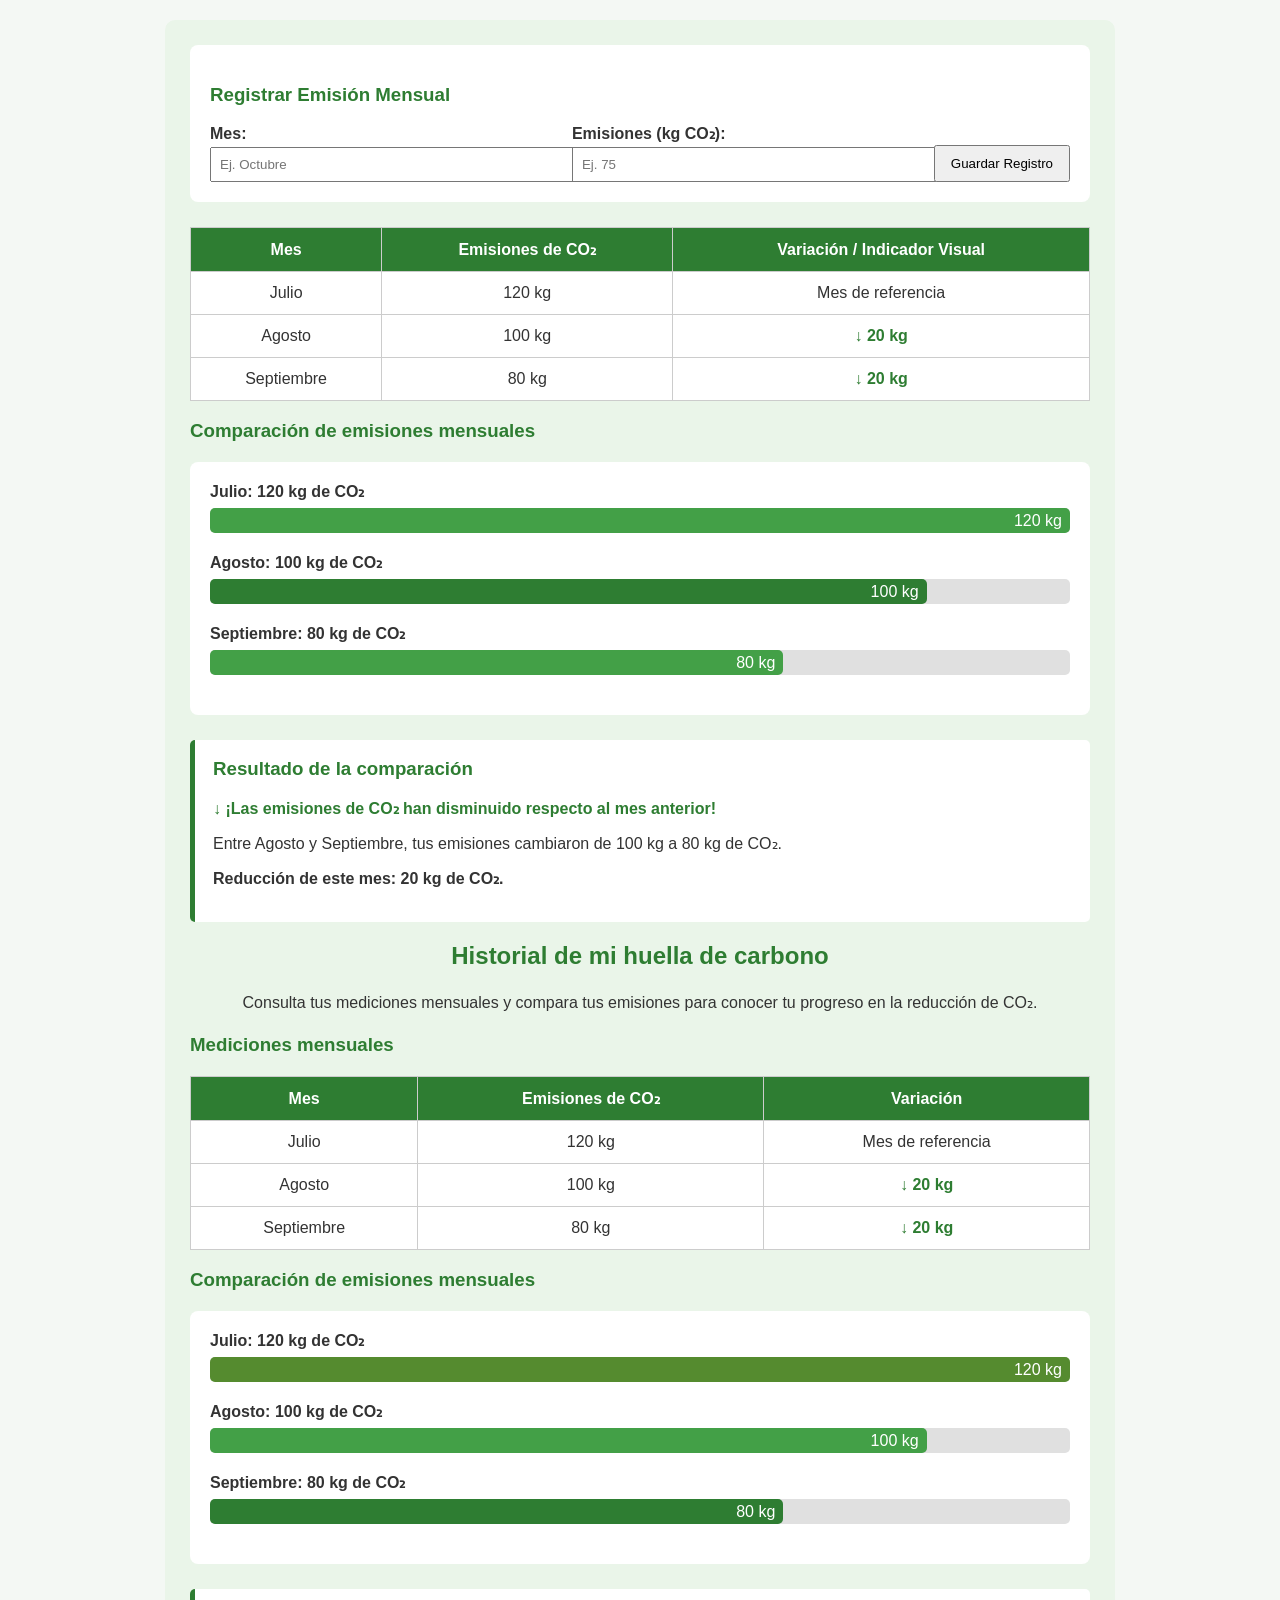
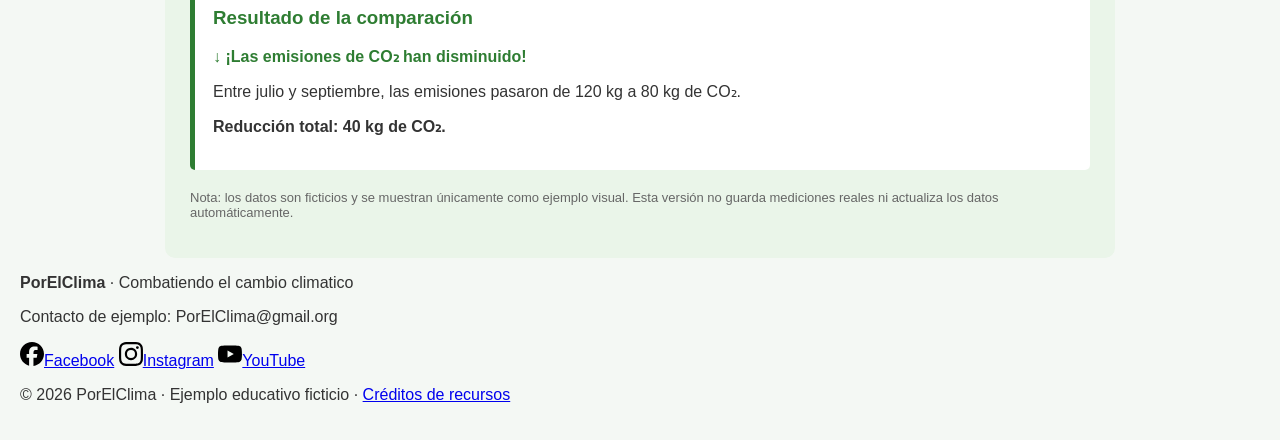
<file: confirmacion.html>
<!DOCTYPE html>
<html lang="es">
<head>
    <meta charset="UTF-8">
    <meta name="viewport" content="width=device-width, initial-scale=1.0">
 
    <title>Historial de huella de carbono</title>
 
    <style>
        /* Diseño general */
        body {
            font-family: Arial, sans-serif;
            margin: 0;
            padding: 20px;
            background-color: #f4f8f4;
            color: #333333;
        }
 
        /* Sección del historial */
        .historial {
            max-width: 900px;
            margin: 0 auto;
            padding: 25px;
            background-color: #eaf5e9;
            border-radius: 10px;
        }
 
        .historial h2 {
            text-align: center;
            color: #2e7d32;
        }
 
        .historial h3 {
            color: #2e7d32;
        }
 
        .descripcion {
            text-align: center;
            line-height: 1.6;
        }
 
        /* Tabla de mediciones */
        table {
            width: 100%;
            border-collapse: collapse;
            margin-top: 20px;
            background-color: white;
        }
 
        th, td {
            border: 1px solid #cccccc;
            padding: 12px;
            text-align: center;
        }
 
        th {
            background-color: #2e7d32;
            color: white;
        }
 
        /* Gráfico de barras */
        .grafico {
            background-color: white;
            padding: 20px;
            border-radius: 8px;
            margin-top: 20px;
        }
 
        .fila-grafico {
            margin-bottom: 20px;
        }
 
        .etiqueta {
            display: block;
            margin-bottom: 7px;
            font-weight: bold;
        }
 
        .barra-fondo {
            width: 100%;
            background-color: #e0e0e0;
            border-radius: 5px;
        }
 
        .barra {
            height: 25px;
            border-radius: 5px;
            text-align: right;
            line-height: 25px;
            color: white;
            padding-right: 8px;
            box-sizing: border-box;
        }
 
        .julio {
            width: 100%;
            background-color: #558b2f;
        }
 
        .agosto {
            width: 83.33%;
            background-color: #43a047;
        }
 
        .septiembre {
            width: 66.67%;
            background-color: #2e7d32;
        }
 
        /* Resultado de la comparación */
        .resultado {
            margin-top: 25px;
            padding: 18px;
            background-color: white;
            border-left: 5px solid #2e7d32;
            border-radius: 5px;
        }
 
        .resultado h3 {
            margin-top: 0;
        }
 
        .disminucion {
            color: #2e7d32;
            font-weight: bold;
        }
 
        .nota {
            margin-top: 20px;
            font-size: 13px;
            color: #666666;
        }
 
        /* Adaptación para celulares */
        @media screen and (max-width: 600px) {
            body {
                padding: 10px;
            }
 
            .historial {
                padding: 15px;
            }
 
            th, td {
                padding: 7px;
                font-size: 12px;
            }
 
            .grafico {
                padding: 12px;
            }
        }
    </style>
</head>
 
<body>
 
    <!-- HU-02: Historial de mediciones -->
 
    <section id="historial" class="historial">
 <div class="formulario-registro" style="background: white; padding: 20px; border-radius: 8px; margin-bottom: 25px;">
  <h3>Registrar Emisión Mensual</h3>
  <form id="form-registro" style="display: flex; gap: 10px; flex-wrap: wrap; align-items: flex-end;">
    <div style="flex: 1; min-width: 140px;">
      <label for="input-mes" style="display: block; font-weight: bold; margin-bottom: 4px;">Mes:</label>
      <input type="text" id="input-mes" placeholder="Ej. Octubre" required style="width: 100%; padding: 8px;">
    </div>
    <div style="flex: 1; min-width: 140px;">
      <label for="input-emision" style="display: block; font-weight: bold; margin-bottom: 4px;">Emisiones (kg CO₂):</label>
      <input type="number" id="input-emision" placeholder="Ej. 75" min="0" required style="width: 100%; padding: 8px;">
    </div>
    <button type="submit" class="boton" style="padding: 9px 15px;">Guardar Registro</button>
  </form>
</div>

<!-- REEMPLAZAR la <table> actual por esta estructura con <tbody> dinámico -->
<table>
  <thead>
    <tr>
      <th>Mes</th>
      <th>Emisiones de CO₂</th>
      <th>Variación / Indicador Visual</th>
    </tr>
  </thead>
  <tbody id="tabla-cuerpo">
    <!-- El JS insertará los registros dinámicamente aquí -->
  </tbody>
</table>

<!-- REEMPLAZAR el contenedor <div class="grafico"> actual por esto: -->
<h3>Comparación de emisiones mensuales</h3>
<div id="contenedor-grafico" class="grafico">
  <!-- El JS insertará las barras dinámicamente aquí -->
</div>

<!-- REEMPLAZAR el contenedor <div class="resultado"> actual por esto: -->
<div id="contenedor-resultado" class="resultado">
  <!-- El JS insertará el resultado del último mes respecto al anterior -->
</div>
        <h2>Historial de mi huella de carbono</h2>
 
        <p class="descripcion">
            Consulta tus mediciones mensuales y compara tus emisiones
            para conocer tu progreso en la reducción de CO₂.
        </p>
 
        <!-- Tabla mensual -->
 
        <h3>Mediciones mensuales</h3>
 
        <table>
            <tr>
                <th>Mes</th>
                <th>Emisiones de CO₂</th>
                <th>Variación</th>
            </tr>
 
            <tr>
                <td>Julio</td>
                <td>120 kg</td>
                <td>Mes de referencia</td>
            </tr>
 
            <tr>
                <td>Agosto</td>
                <td>100 kg</td>
                <td class="disminucion">↓ 20 kg</td>
            </tr>
 
            <tr>
                <td>Septiembre</td>
                <td>80 kg</td>
                <td class="disminucion">↓ 20 kg</td>
            </tr>
        </table>
 
        <!-- Gráfico de barras -->
 
        <h3>Comparación de emisiones mensuales</h3>
 
        <div class="grafico">
 
            <div class="fila-grafico">
                <span class="etiqueta">Julio: 120 kg de CO₂</span>
 
                <div class="barra-fondo">
                    <div class="barra julio">120 kg</div>
                </div>
            </div>
 
            <div class="fila-grafico">
                <span class="etiqueta">Agosto: 100 kg de CO₂</span>
 
                <div class="barra-fondo">
                    <div class="barra agosto">100 kg</div>
                </div>
            </div>
 
            <div class="fila-grafico">
                <span class="etiqueta">Septiembre: 80 kg de CO₂</span>
 
                <div class="barra-fondo">
                    <div class="barra septiembre">80 kg</div>
                </div>
            </div>
 
        </div>
 
        <!-- Resultado -->
 
        <div class="resultado">
 
            <h3>Resultado de la comparación</h3>
 
            <p class="disminucion">
                ↓ ¡Las emisiones de CO₂ han disminuido!
            </p>
 
            <p>
                Entre julio y septiembre, las emisiones pasaron
                de 120 kg a 80 kg de CO₂.
            </p>
 
            <p>
                <strong>Reducción total: 40 kg de CO₂.</strong>
            </p>
 
        </div>
 
        <p class="nota">
            Nota: los datos son ficticios y se muestran únicamente
            como ejemplo visual. Esta versión no guarda mediciones
            reales ni actualiza los datos automáticamente.
        </p>
 
    </section>
 <script src="js/historial.js" defer></script>
   <footer class="pie">
    <div class="contenedor">
      <p><strong>PorElClima</strong> · Combatiendo el cambio climatico</p>
      <p>Contacto de ejemplo: PorElClima@gmail.org</p>
      <nav class="redes" aria-label="Redes sociales de referencia">
        <!-- Son páginas generales de las redes; reemplazar por cuentas del proyecto. -->
        <a href="https://www.facebook.com/" target="_blank" rel="noopener noreferrer"><img src="iconos/facebook.svg"
            alt="" width="24" height="24">Facebook</a>
        <a href="https://www.instagram.com/" target="_blank" rel="noopener noreferrer"><img src="iconos/instagram.svg"
            alt="" width="24" height="24">Instagram</a>
        <a href="https://www.youtube.com/" target="_blank" rel="noopener noreferrer"><img src="iconos/youtube.svg"
            alt="" width="24" height="24">YouTube</a>
      </nav>
      <p>© 2026 PorElClima · Ejemplo educativo ficticio · <a href="FUENTES.txt">Créditos de recursos</a></p>
    </div>
  </footer>
</body>

</html>
</file>
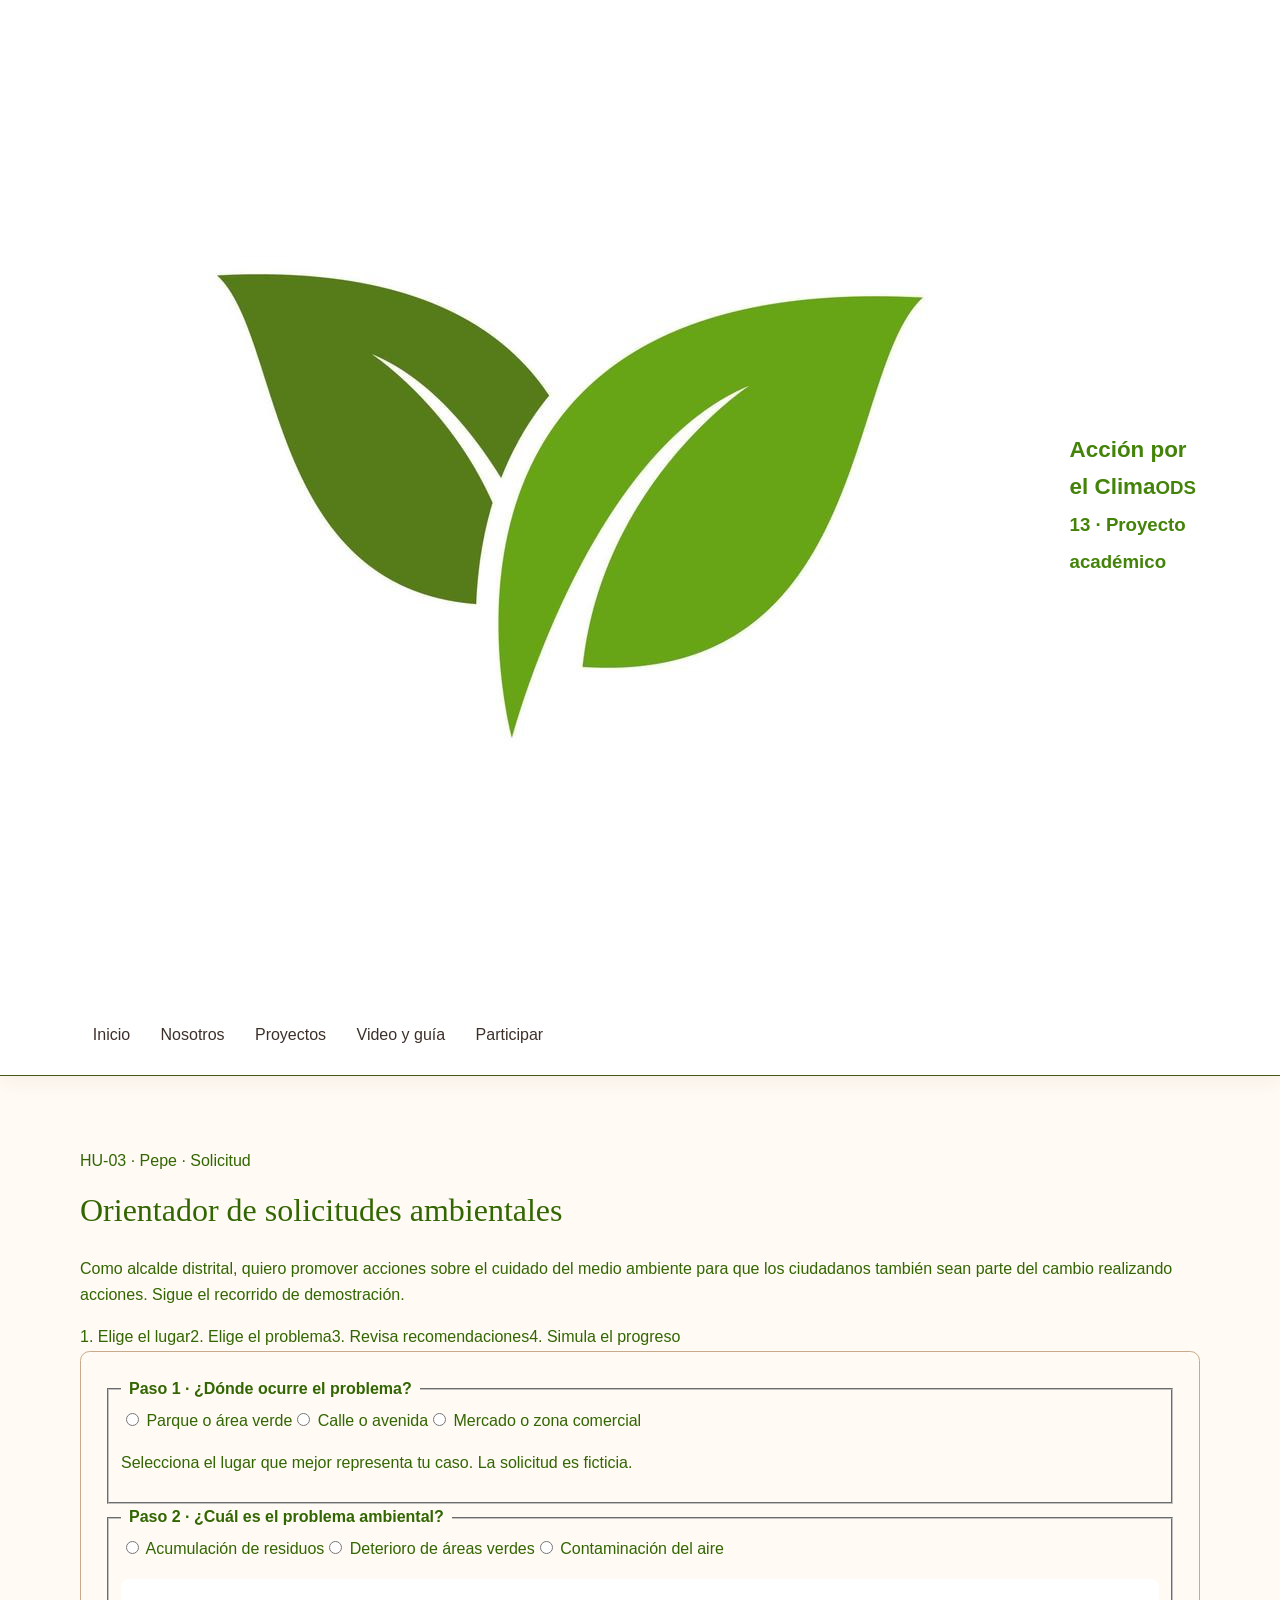
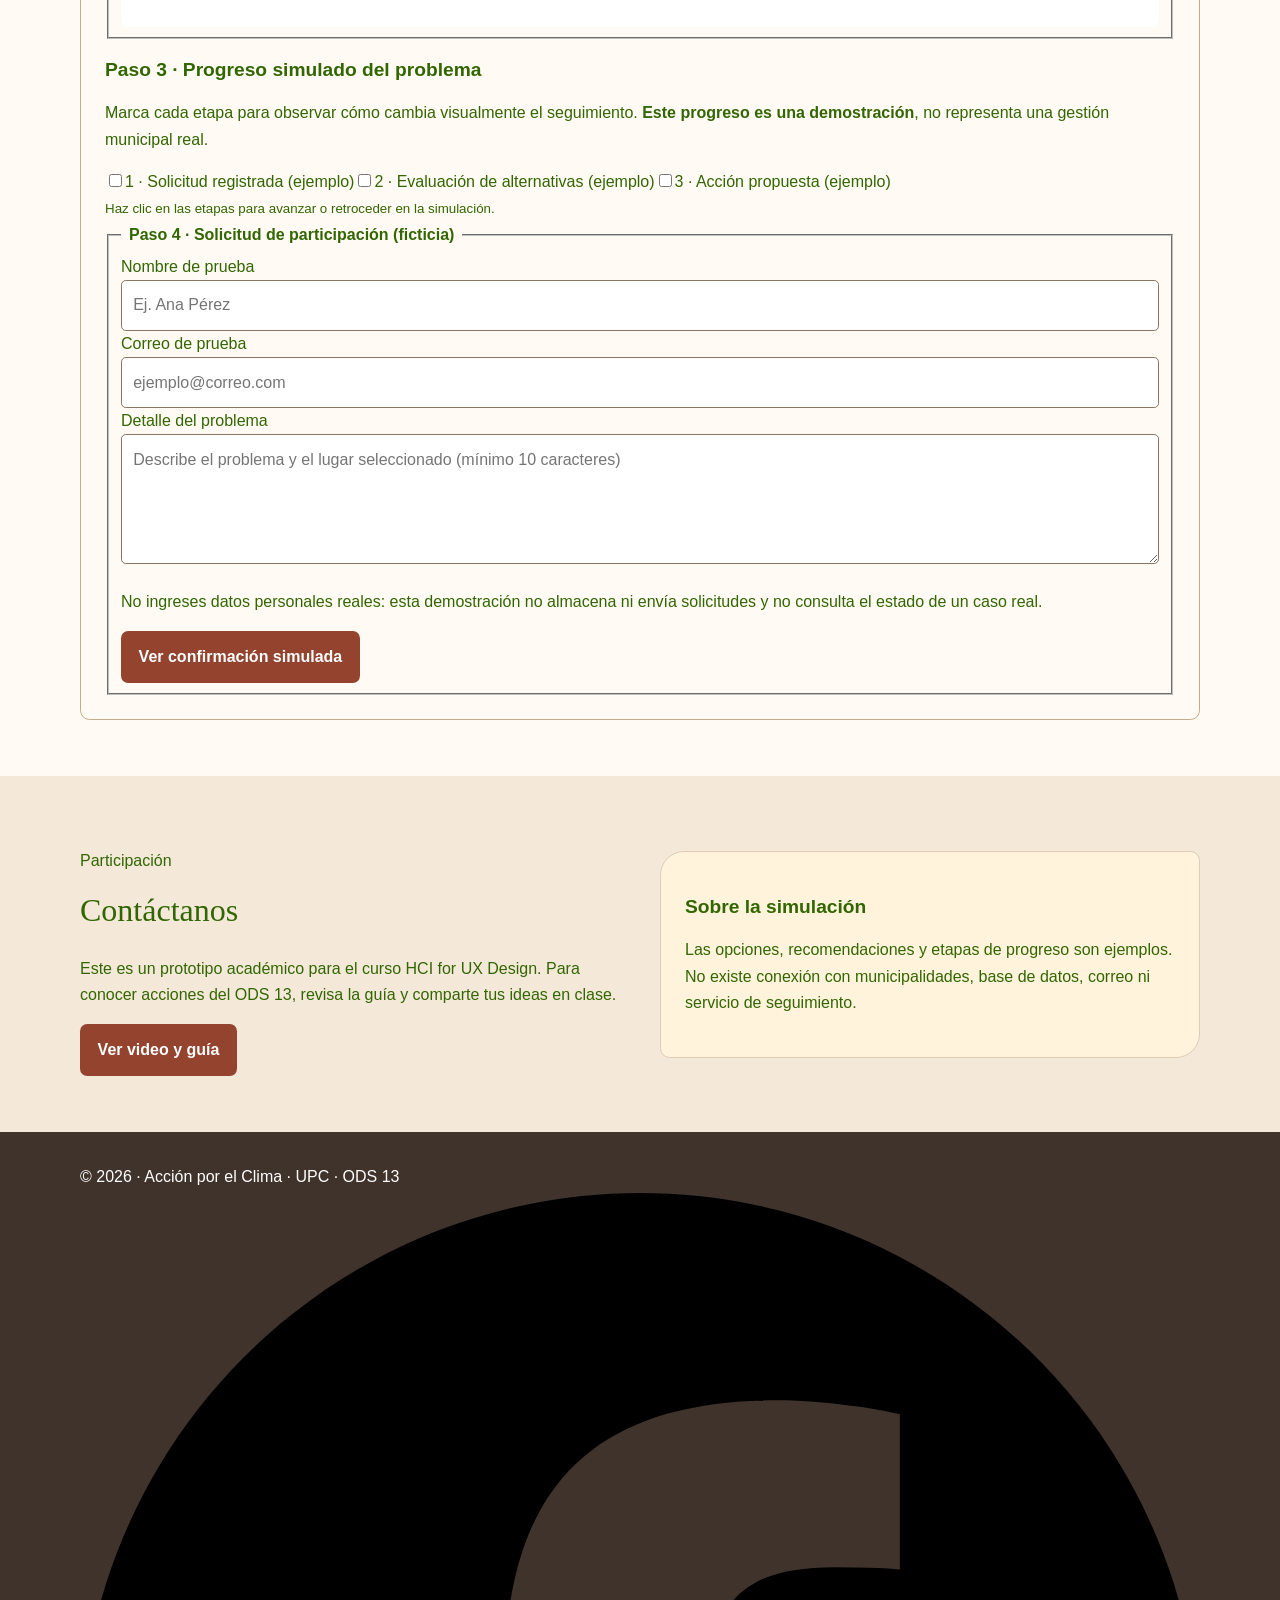
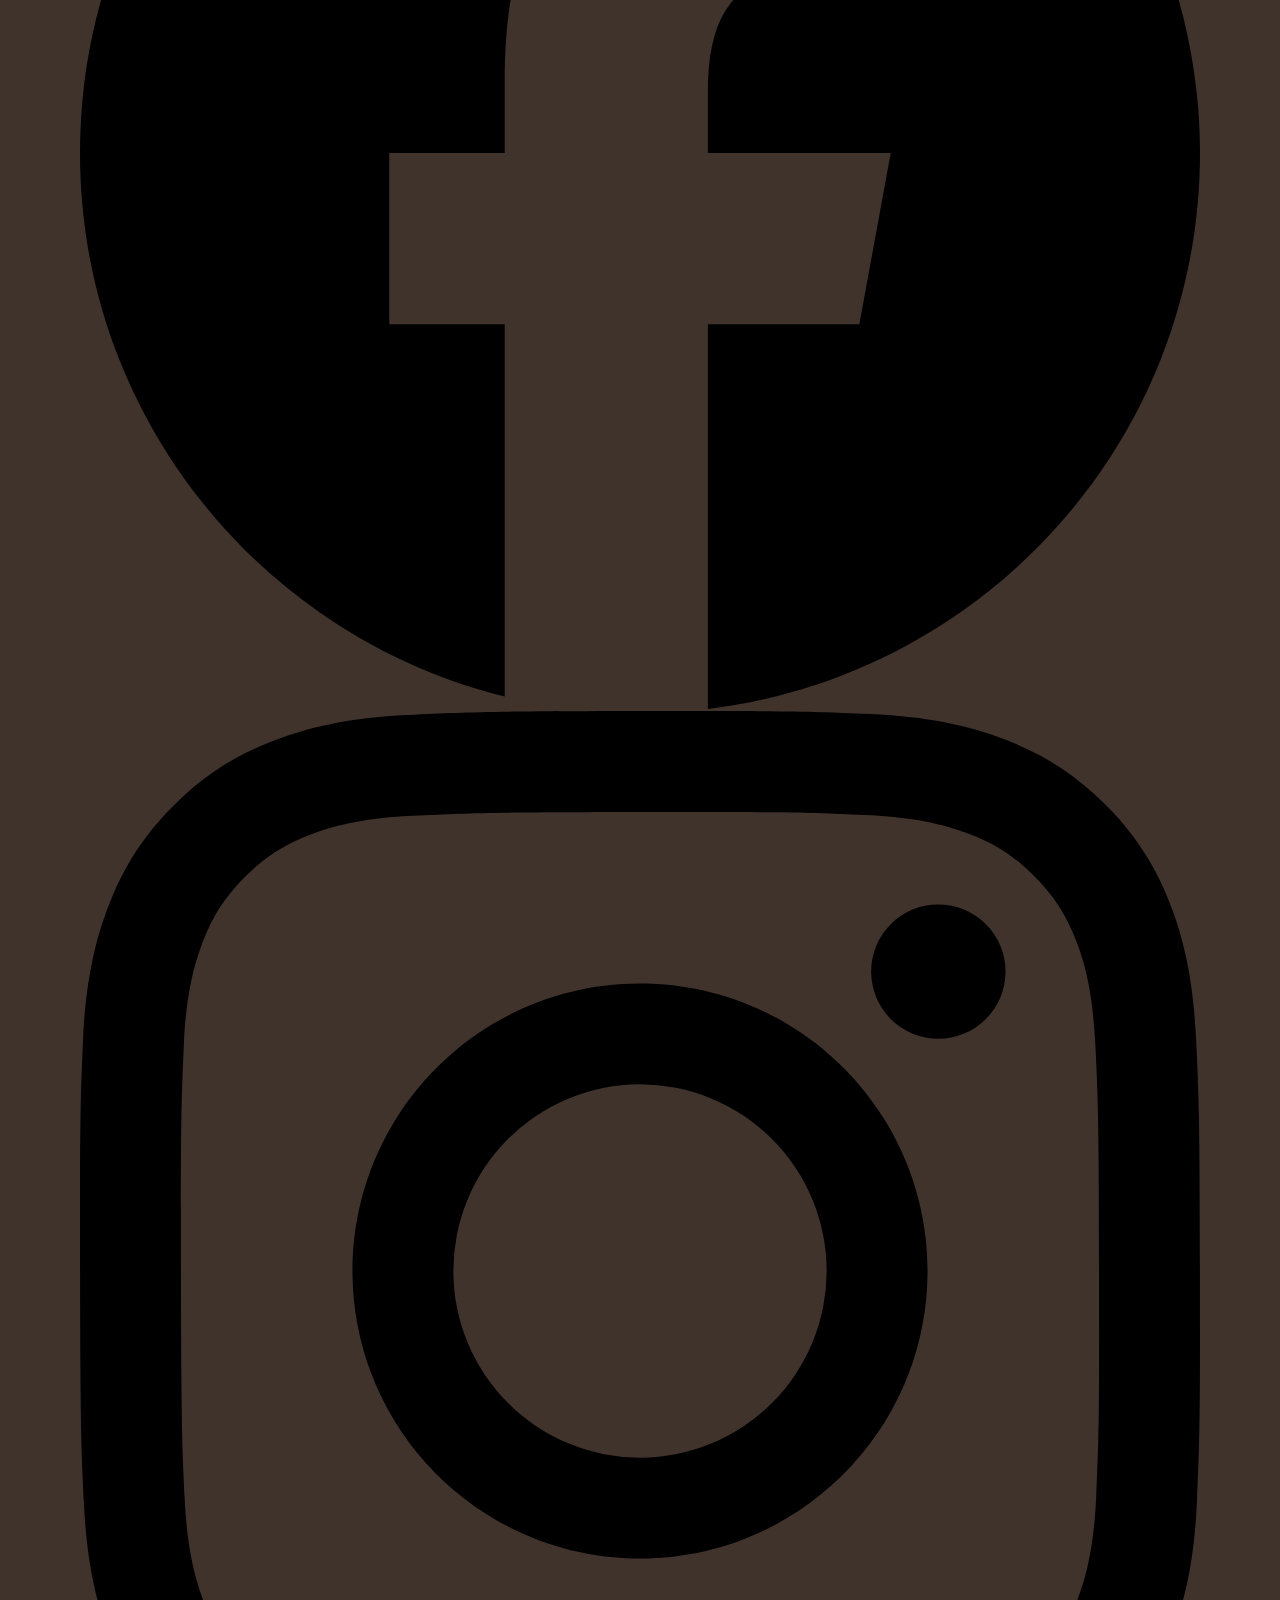
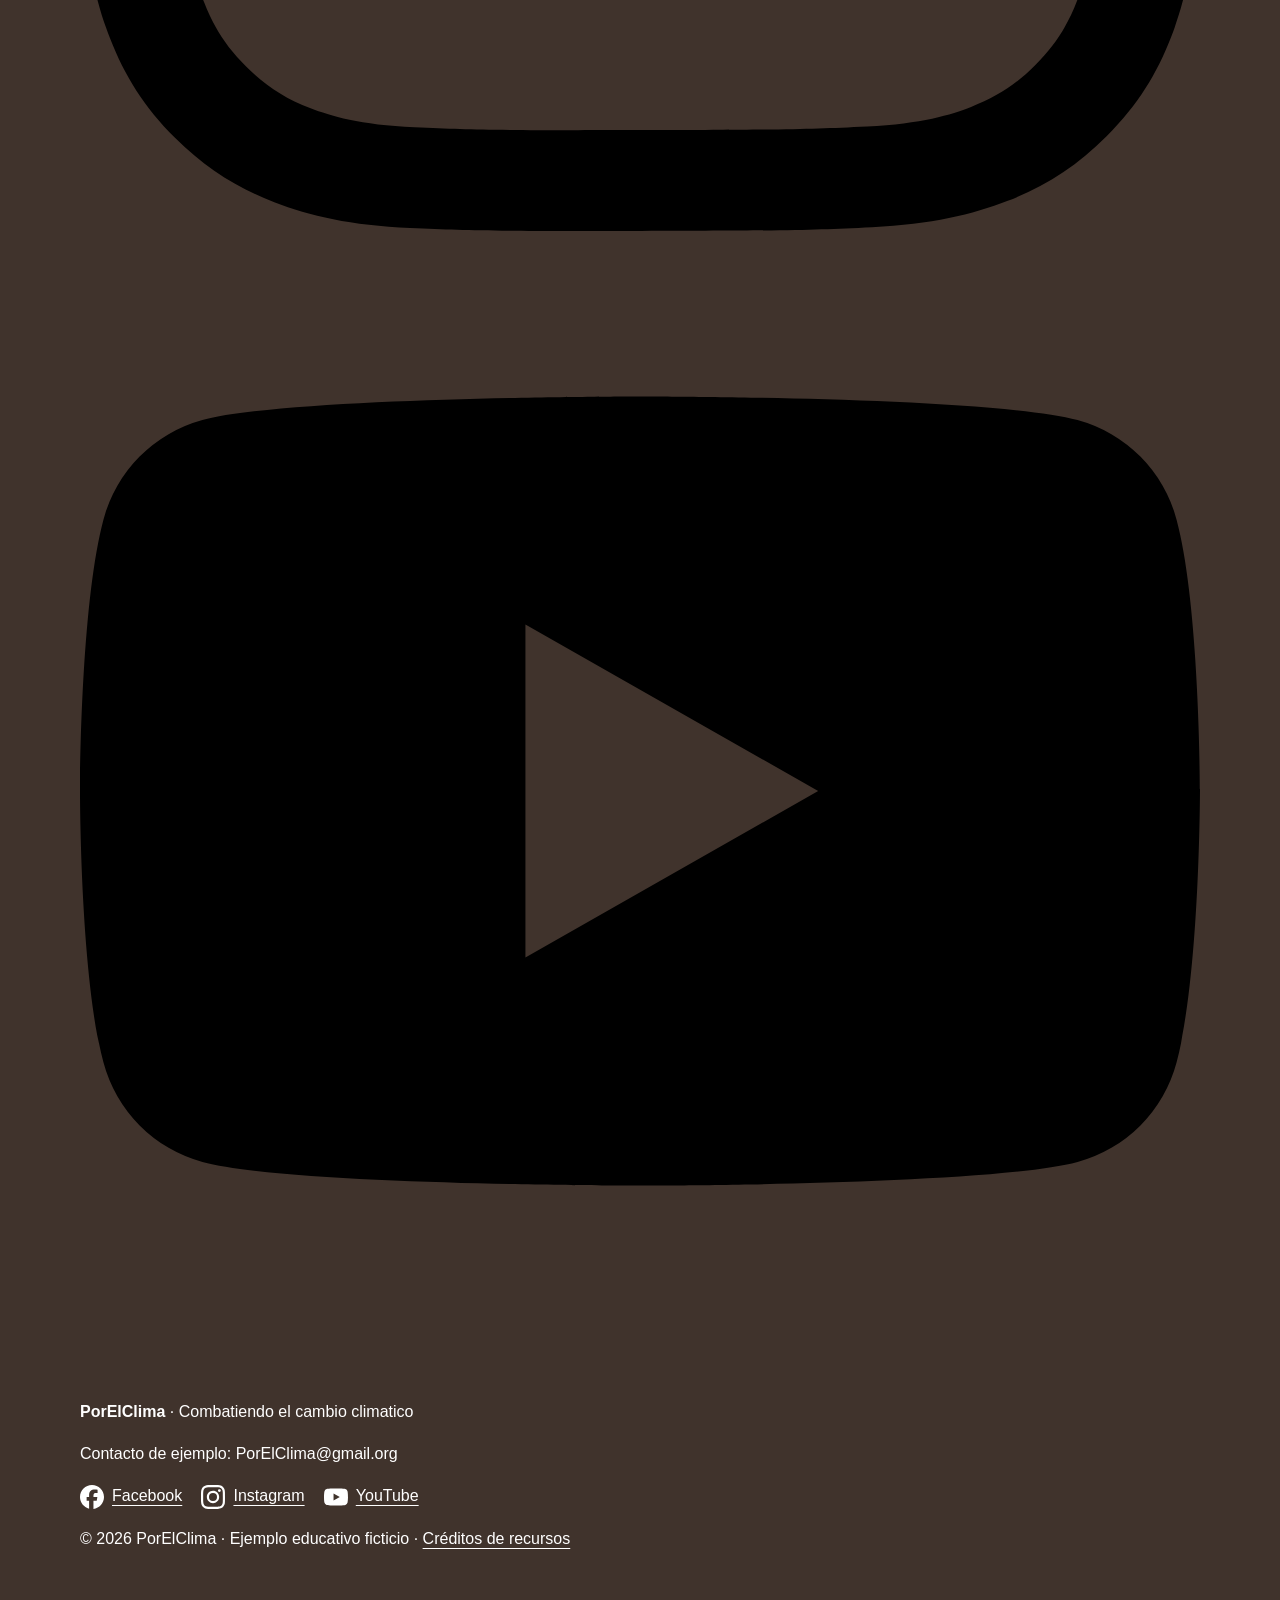
<file: recursos.html>
<!doctype html>

<html lang="es">



<head>

  <meta charset="utf-8">

  <meta name="viewport" content="width=device-width, initial-scale=1">

  <meta name="description"
    content="Acción por el clima: explora soluciones ambientales para tu distrito y simula una solicitud de mejora comunitaria.">

  <title>Acción por el Clima | Solicitud ambiental HU-03</title>

  <link rel="icon" href="imagenes/logo.jpg" type="image/svg+xml">

  <link rel="stylesheet" href="css/estilos.css">

</head>


<body>

  <header class="cabecera" id="inicio">

    <div class="contenedor barra">

      <a class="marca" href="index.html"><img src="imagenes/logo.jpg"
          alt="Logotipo del proyecto Acción por el Clima"><span>Acción <strong>por el Clima</strong><small>ODS

            13 · Proyecto académico</small></span></a>

      <nav aria-label="Menú principal">

        <ul class="menu">

          <li><a href="#inicio">Inicio</a></li>

          <li><a href="#nosotros">Nosotros</a></li>

          <li><a href="#proyectos">Proyectos</a></li>

          <li><a href="recursos.html">Video y guía</a></li>

          <li>

            <details class="desplegable">

              <summary>Participar</summary>

              <ul class="submenu">

                <li><a href="#solicitud">Solicitud ambiental</a></li>

                <li><a href="#contacto">Contáctanos</a></li>

              </ul>

            </details>

          </li>

        </ul>

      </nav>

    </div>

  </header>

    <section class="seccion" id="solicitud">

      <div class="contenedor">

        <p class="eyebrow">HU-03 · Pepe · Solicitud</p>

        <h2>Orientador de solicitudes ambientales</h2>

        <p class="intro">Como alcalde distrital, quiero promover acciones sobre el cuidado del medio ambiente

          para que los ciudadanos también sean parte del cambio realizando acciones. Sigue el recorrido de

          demostración.</p>

        <div class="pasos"><span>1. Elige el lugar</span><span>2. Elige el problema</span><span>3. Revisa

            recomendaciones</span><span>4. Simula el progreso</span></div>

        <form class="orientador" action="confirmacion.html" method="get">

          <fieldset>

            <legend>Paso 1 · ¿Dónde ocurre el problema?</legend>

            <div class="opciones"><label><input type="radio" name="lugar" value="parque" required> Parque o

                área verde</label><label><input type="radio" name="lugar" value="calle"> Calle o

                avenida</label><label><input type="radio" name="lugar" value="mercado"> Mercado o zona

                comercial</label></div>

            <p class="ayuda">Selecciona el lugar que mejor representa tu caso. La solicitud es ficticia.</p>

          </fieldset>

          <fieldset class="selector-problema">

            <legend>Paso 2 · ¿Cuál es el problema ambiental?</legend>

            <div class="opciones"><label for="residuos"><input type="radio" id="residuos" name="problema" required>
                Acumulación de residuos</label><label for="verde"><input type="radio" id="verde" name="problema">
                Deterioro de áreas verdes</label><label for="aire"><input type="radio" id="aire" name="problema">
                Contaminación del aire</label>

            </div>

            <div class="resultados" aria-live="polite">

              <div class="respuesta inicial">

                <p>Selecciona un problema para visualizar recomendaciones y un progreso de ejemplo.</p>

              </div>

              <article class="respuesta residuos">

                <h3>Recomendaciones · Residuos</h3>

                <ol>

                  <li>Organizar jornadas de limpieza junto con vecinos y comercios.</li>

                  <li>Instalar contenedores diferenciados y señalizar puntos de reciclaje.</li>

                  <li>Promover campañas para reducir el uso de plásticos de un solo uso.</li>

                </ol>

                <p class="nota">Aplicables al lugar seleccionado, con coordinación municipal.</p>

              </article>

              <article class="respuesta verde">

                <h3>Recomendaciones · Áreas verdes</h3>

                <ol>

                  <li>Organizar jornadas de recuperación y reforestación con especies adecuadas.</li>

                  <li>Establecer campañas de riego y mantenimiento responsable.</li>

                  <li>Colocar señalética de cuidado y organizar vigilancia comunitaria.</li>

                </ol>

                <p class="nota">Adaptar las acciones al espacio y a sus condiciones.</p>

              </article>

              <article class="respuesta aire">

                <h3>Recomendaciones · Calidad del aire</h3>

                <ol>

                  <li>Promover caminar, usar bicicletas y transporte público.</li>

                  <li>Realizar campañas sobre la prohibición de quemar residuos.</li>

                  <li>Identificar focos de humo y canalizar reportes a las autoridades competentes.

                  </li>

                </ol>

                <p class="nota">Las medidas son orientativas y requieren evaluación local.</p>

              </article>

            </div>

          </fieldset>

          <div class="progreso">

            <h3>Paso 3 · Progreso simulado del problema</h3>

            <p>Marca cada etapa para observar cómo cambia visualmente el seguimiento. <strong>Este progreso

                es una demostración</strong>, no representa una gestión municipal real.</p><input type="checkbox"
              id="etapa1" class="check-etapa"><label class="etapa" for="etapa1">1 ·

              Solicitud registrada (ejemplo)</label><input type="checkbox" id="etapa2" class="check-etapa"><label
              class="etapa" for="etapa2">2 · Evaluación de alternativas

              (ejemplo)</label><input type="checkbox" id="etapa3" class="check-etapa"><label class="etapa"
              for="etapa3">3 · Acción propuesta (ejemplo)</label>

            <div class="barra-progreso" role="img" aria-label="Indicador visual de tres etapas de progreso simuladas">
              <span></span></div>

            <small>Haz clic en las etapas para avanzar o retroceder en la simulación.</small>

          </div>

          <fieldset>

            <legend>Paso 4 · Solicitud de participación (ficticia)</legend>

            <div class="campos"><label>Nombre de prueba<input type="text" placeholder="Ej. Ana Pérez" required
                  minlength="2"></label><label>Correo de prueba<input type="email" placeholder="ejemplo@correo.com"
                  required></label></div><label class="bloque">Detalle del problema<textarea required minlength="10"
                rows="4"
                placeholder="Describe el problema y el lugar seleccionado (mínimo 10 caracteres)"></textarea></label>

            <p class="ayuda">No ingreses datos personales reales: esta demostración no almacena ni envía

              solicitudes y no consulta el estado de un caso real.</p><button type="submit" class="boton">Ver
              confirmación simulada</button>

          </fieldset>

        </form>

      </div>

    </section>

    <section class="seccion fondo" id="contacto">

      <div class="contenedor dos-columnas">

        <div>

          <p class="eyebrow">Participación</p>

          <h2>Contáctanos</h2>

          <p>Este es un prototipo académico para el curso HCI for UX Design. Para conocer acciones del ODS 13,

            revisa la guía y comparte tus ideas en clase.</p><a class="boton secundario" href="recursos.html">Ver video
            y guía</a>

        </div>

        <div class="tarjeta">

          <h3>Sobre la simulación</h3>

          <p>Las opciones, recomendaciones y etapas de progreso son ejemplos. No existe conexión con

            municipalidades, base de datos, correo ni servicio de seguimiento.</p>

        </div>

      </div>

    </section>

  </main>

  <footer class="pie">

    <div class="contenedor pie-interior"><span>© 2026 · Acción por el Clima · UPC · ODS 13</span>

      <div class="sociales"><a href="https://www.facebook.com/" aria-label="Facebook (sitio externo)"><img
            src="iconos/facebook.svg" alt="Facebook"></a><a href="https://www.instagram.com/"
          aria-label="Instagram (sitio externo)"><img src="iconos/instagram.svg" alt="Instagram"></a><a
          href="https://www.youtube.com/" aria-label="YouTube (sitio externo)"><img src="iconos/youtube.svg"
            alt="YouTube"></a></div>

    </div>

  <footer class="pie">
    <div class="contenedor">
      <p><strong>PorElClima</strong> · Combatiendo el cambio climatico</p>
      <p>Contacto de ejemplo: PorElClima@gmail.org</p>
      <nav class="redes" aria-label="Redes sociales de referencia">
        <!-- Son páginas generales de las redes; reemplazar por cuentas del proyecto. -->
        <a href="https://www.facebook.com/" target="_blank" rel="noopener noreferrer"><img src="iconos/facebook.svg"
            alt="" width="24" height="24">Facebook</a>
        <a href="https://www.instagram.com/" target="_blank" rel="noopener noreferrer"><img src="iconos/instagram.svg"
            alt="" width="24" height="24">Instagram</a>
        <a href="https://www.youtube.com/" target="_blank" rel="noopener noreferrer"><img src="iconos/youtube.svg"
            alt="" width="24" height="24">YouTube</a>
      </nav>
      <p>© 2026 PorElClima · Ejemplo educativo ficticio · <a href="FUENTES.txt">Créditos de recursos</a></p>
    </div>
  </footer>

</body>



</html>
</file>
<file: css/estilos.css>
/* PASO 1. El ancho incluye padding y borde: facilita calcular tamaños. */
* {
  box-sizing: border-box;
}

/* PASO 2. Estilos generales que heredan los textos. */
body {
  margin: 0;
  font-family: Arial, sans-serif;
  color: #326602;
  background: #fffaf3;
  line-height: 1.65;
}

h1,
h2,
h3 {
  line-height: 1.2;
}

h1 {
  font-size: 2.7rem;
  margin: 0 0 1rem;
}

h2 {
  font-size: 2rem;
  margin-top: 0;
}

h3 {
  font-size: 1.2rem;
}

a {
  color: #448309;
  text-underline-offset: 4px;
}

/* El foco visible permite recorrer la web con el teclado. */
a:focus-visible,
button:focus-visible,
summary:focus-visible,
input:focus-visible,
select:focus-visible {
  outline: 3px solid #68a800;
  outline-offset: 4px;
}

/* PASO 3. Nunca estirar una imagen más allá de su contenedor. */
img {
  max-width: 100%;
  height: auto;
  display: block;
}

.contenedor {
  width: 92%;
  max-width: 1120px;
  margin: 0 auto;
}

.seccion {
  padding: 3.5rem 0;
}

.fondo {
  background: #f4e9d9;
}

.etiqueta {
  font-weight: bold;
  color: #94432f;
  font-size: .9rem;
  text-transform: uppercase;
  letter-spacing: .08em;
}

.nota {
  font-size: .9rem;
}

/* PASO 4. Flexbox alinea logo y navegación. wrap evita desbordamientos. */
.cabecera {
  background: white;
  border-bottom: 1px solid #445815;
}

.barra {
  display: flex;
  align-items: center;
  justify-content: space-between;
  gap: 1rem;
  flex-wrap: wrap;
  padding: 1rem 0;
}

.marca {
  display: flex;
  align-items: center;
  gap: .6rem;
  text-decoration: none;
  font-size: 1.4rem;
  font-weight: bold;
}

.menu {
  display: flex;
  flex-wrap: wrap;
  align-items: center;
  gap: .3rem;
  list-style: none;
  margin: 0;
  padding: 0;
}

.menu a,
summary {
  display: block;
  padding: .65rem .8rem;
  color: #3d302b;
  cursor: pointer;
}

.menu a {
  text-decoration: none;
}

.menu a:hover,
summary:hover {
  background: #f4e1cc;
  border-radius: .4rem;
}

/* El menú acompaña al usuario al bajar por la página.
   sticky conserva su espacio: no hace falta compensar con padding en body.
   top: 0 lo mantiene pegado arriba; z-index evita que las fotos lo tapen. */
.cabecera {
  position: sticky;
  top: 0;
  z-index: 100;
  box-shadow: 0 4px 18px #59362210;
}

/* Dejar espacio al navegar con #id para que el header no tape el título. */
section[id],
main[id] {
  scroll-margin-top: 130px;
}

/* PASO 5. La lista interior es vertical. Solo details controla su apertura. */
.desplegable {
  position: relative;
}

summary {
  list-style: revert;
}

.submenu {
  position: absolute;
  top: 100%;
  left: 0;
  width: 230px;
  padding: .5rem;
  margin: .3rem 0 0;
  list-style: none;
  background: white;
  border: 1px solid #d9bfa6;
  border-radius: .5rem;
  box-shadow: 0 8px 20px #59362220;
  z-index: 10;
}

/* PASO 6. Dos columnas iguales: imagen y texto. minmax evita desborde. */
.dos-columnas {
  display: grid;
  grid-template-columns: repeat(2, minmax(0, 1fr));
  gap: 2.5rem;
  align-items: center;
}

.dos-columnas>* {
  min-width: 0;
}

.hero {
  padding-top: 4rem;
  padding-bottom: 4rem;
}

.foto {
  width: 100%;
  aspect-ratio: 4 / 3;
  object-fit: cover;
  border-radius: 2rem .8rem 2.5rem 1rem;
}

/* PASO 7. Enlaces y botones con apariencia consistente. */
.boton {
  display: inline-block;
  padding: .8rem 1.1rem;
  background: #94432f;
  color: white;
  border: 0;
  border-radius: .45rem;
  font: inherit;
  font-weight: bold;
  text-decoration: none;
  cursor: pointer;
}

.boton:hover {
  background: #71301f;
}

.enlace {
  display: inline-block;
  margin: .8rem;
}

/* PASO 8. Tres tarjetas en escritorio. */
.tarjetas {
  display: grid;
  grid-template-columns: repeat(3, minmax(0, 1fr));
  gap: 1rem;
}

.tarjeta {
  padding: 1.5rem;
  border: 1px solid #dfcbb7;
  border-radius: .7rem;
  background: white;
}

.numero {
  color: #94432f;
  font-weight: bold;
}

.galeria {
  display: grid;
  grid-template-columns: repeat(2, minmax(0, 1fr));
  gap: 1rem;
}

figure {
  margin: 0;
}

.galeria img {
  width: 100%;
  aspect-ratio: 3 / 2;
  object-fit: cover;
  border-radius: .6rem;
}

figcaption {
  padding-top: .5rem;
}

blockquote {
  margin-left: 0;
  font-size: 1.35rem;
}

/* PASO 9. El orientador responde a los radios sin JavaScript. */
.orientador {
  border: 1px solid #c8ab8d;
  border-radius: .6rem;
  padding: 1.5rem;
  min-width: 0;
}
/* Estilos para el control de los pasos */

/* =========================================================
   ESTILOS DE CALCULADORAS Y SIMULADOR (ODS 13)
   ========================================================= */

.seccion-calculadora {
  padding: 1.5rem 0;
}

.encabezado-seccion {
  text-align: center;
  margin-bottom: 2rem;
}

.encabezado-seccion h2 {
  font-family: Georgia, serif;
  color: #87402e;
  margin-bottom: 0.5rem;
}

.linea-divisora-seccion {
  border: 0;
  height: 1px;
  background: #dfcbb7;
  margin: 3rem 0;
}

/* CARDS DE LA CALCULADORA POR PASOS */
.tarjeta-calculadora {
  background-color: #fff;
  border: 1px solid #dfcbb7;
  border-radius: 0.8rem;
  padding: 2rem;
  max-width: 650px;
  margin: 0 auto;
  box-shadow: 0 4px 12px rgba(95, 54, 34, 0.08);
}

.indicador-paso {
  font-weight: bold;
  color: #87402e;
  margin-bottom: 1.5rem;
  font-size: 1.1rem;
}

.paso-form {
  display: none;
}

.paso-form.activo {
  display: block;
}

.campo-select {
  width: 100%;
  padding: 0.65rem;
  font-size: 1rem;
  border: 1px solid #dfcbb7;
  border-radius: 0.45rem;
  background-color: white;
  color: #3d302b;
  font-family: inherit;
  margin-bottom: 1rem;
}

.grupo-botones {
  margin-top: 1.8rem;
  display: flex;
  gap: 1rem;
}

.btn-secundario {
  background-color: white;
  color: #3d302b;
  border: 1px solid #dfcbb7;
}

.btn-secundario:hover {
  background-color: #f4e1cc;
}

.caja-resultado {
  margin-top: 2rem;
  padding: 1.5rem;
  background-color: #fffaf3;
  border: 1px solid #dfcbb7;
  border-left: 5px solid #87402e;
  border-radius: 0.45rem;
  text-align: center;
}

.metrica-resultado {
  font-size: 1.6rem;
  font-weight: bold;
  color: #87402e;
  margin: 0.8rem 0;
}

.nota-ods {
  font-size: 0.95rem;
  color: #3d302b;
}

/* LAYOUT EN GRID Y SIMULADOR CON BARRAS */
.contenedor-grid {
  display: grid;
  grid-template-columns: 1fr 1fr;
  gap: 2rem;
}

@media (max-width: 768px) {
  .contenedor-grid {
    grid-template-columns: 1fr;
  }
}

.tarjeta-box {
  background: #ffffff;
  border-radius: 0.8rem;
  padding: 1.8rem;
  border: 1px solid #dfcbb7;
  box-shadow: 0 4px 12px rgba(95, 54, 34, 0.05);
  display: flex;
  flex-direction: column;
}

.titulo-seccion {
  font-size: 1.3rem;
  color: #3d302b;
  font-family: Georgia, serif;
}

.linea-divisora {
  border: none;
  height: 1px;
  background-color: #dfcbb7;
  margin: 0.8rem 0 1.2rem 0;
}

.grupo-input {
  margin-bottom: 1rem;
}

.grupo-input label {
  display: block;
  font-size: 0.9rem;
  color: #3d302b;
  font-weight: bold;
  margin-bottom: 0.3rem;
}

.grupo-input input {
  width: 100%;
  padding: 0.65rem 0.8rem;
  border: 1px solid #8b7465;
  border-radius: 0.4rem;
  font-size: 1rem;
  color: #87402e;
  font-weight: bold;
}

.fila-total {
  display: flex;
  justify-content: space-between;
  align-items: center;
  font-size: 1rem;
  color: #3d302b;
  margin-bottom: 1rem;
}

.acciones-form {
  display: flex;
  flex-direction: column;
  gap: 0.6rem;
}

/* BARRAS Y SEGMENTOS */
.subtitulo-grafica {
  font-size: 0.75rem;
  font-weight: bold;
  color: #94432f;
  margin-bottom: 0.6rem;
  display: block;
}

.barra-segmentada-container {
  width: 100%;
  height: 28px;
  background-color: #e0e0e0;
  border-radius: 8px;
  display: flex;
  overflow: hidden;
  margin-bottom: 1.5rem;
}

.segmento {
  height: 100%;
  transition: width 0.4s ease;
}

.seg-morado  { background-color: #94432f; }
.seg-verde   { background-color: #448309; }
.seg-naranja { background-color: #d97706; }
.seg-rosado  { background-color: #c2410c; }

.leyenda-lista {
  list-style: none;
  display: flex;
  flex-direction: column;
  gap: 0.8rem;
}

.leyenda-lista li {
  display: flex;
  justify-content: space-between;
  align-items: center;
  font-size: 0.95rem;
}

.leyenda-left {
  display: flex;
  align-items: center;
  gap: 0.6rem;
}

.dot {
  width: 12px;
  height: 12px;
  border-radius: 50%;
  display: inline-block;
}

.dot-morado  { background-color: #94432f; }
.dot-verde   { background-color: #448309; }
.dot-naranja { background-color: #d97706; }
.dot-rosado  { background-color: #c2410c; }

/* MODAL DE LOCALSTORAGE */
.hidden {
  display: none !important;
}

.modal {
  position: fixed;
  top: 0;
  left: 0;
  width: 100%;
  height: 100%;
  background-color: rgba(0, 0, 0, 0.5);
  display: flex;
  justify-content: center;
  align-items: center;
  z-index: 1000;
}

.modal-contenido {
  background: white;
  padding: 2rem;
  border-radius: 0.8rem;
  width: 90%;
  max-width: 480px;
  position: relative;
  border: 1px solid #dfcbb7;
}

.btn-cerrar {
  position: absolute;
  top: 15px;
  right: 20px;
  font-size: 1.5rem;
  cursor: pointer;
  color: #888;
}

.modal-subtext {
  font-size: 0.85rem;
  color: #666;
  margin-bottom: 1rem;
}
legend {
  font-weight: bold;
  padding: 0 .5rem;
}

.orientador>label {
  display: inline-block;
  margin: .4rem 1rem .4rem 0;
  padding: .4rem;
  cursor: pointer;
}

.orientador>input:checked+label {
  background: #a72504;
  color: white;
  border-radius: .3rem;
}

.resultados {
  background: white;
  padding: 1.5rem;
  border-radius: .5rem;
  margin-top: 1rem;
}

/* Primero ocultamos los tres paneles. */
.respuesta {
  display: none;
}

/* ~ busca un hermano posterior. :checked identifica la opción marcada. */
#mochila:checked~.resultados .mochila,
#libreta:checked~.resultados .libreta,
#abrigo:checked~.resultados .abrigo {
  display: block;
}

/* PASO 10. Cada campo ocupa una fila del formulario. */
.formulario {
  display: grid;
  gap: .6rem;
  background: white;
  border: 1px solid #dfcbb7;
  padding: 1.5rem;
  border-radius: .7rem;
}

.formulario>label {
  font-weight: bold;
}
/* ==========================================
   ESTILOS PARA EL MENÚ HAMBURGUESA
   ========================================== */

/* En pantallas grandes (escritorio), el botón hamburguesa permanece oculto */
.boton-hamburguesa {
  display: none;
}

/* Reglas exclusivamente para celulares (pantallas hasta 600px) */
@media (max-width: 600px) {
  /* Estilos del botón hamburguesa */
  .boton-hamburguesa {
    display: flex;
    align-items: center;
    gap: .5rem;
    padding: .5rem .8rem;
    background: #94432f;
    color: white;
    border: none;
    border-radius: .4rem;
    font-size: 1rem;
    font-weight: bold;
    cursor: pointer;
  }

  .boton-hamburguesa:hover {
    background: #71301f;
  }

  /* Dibujo del icono de tres líneas (hamburguesa) con CSS puro */
  .icono-hamburguesa {
    display: inline-block;
    width: 20px;
    height: 2px;
    background: white;
    position: relative;
  }

  .icono-hamburguesa::before,
  .icono-hamburguesa::after {
    content: '';
    position: absolute;
    left: 0;
    width: 100%;
    height: 2px;
    background: white;
  }

  .icono-hamburguesa::before { top: -6px; }
  .icono-hamburguesa::after { top: 6px; }

  /* Desplegable del menú de navegación en móvil */
  #navegacion[hidden] {
    display: none !important;
  }

  #navegacion {
    width: 100%;
    background: white;
    border: 1px solid #dfcbb7;
    border-radius: .5rem;
    padding: .5rem;
    margin-top: .5rem;
  }

  .menu {
    flex-direction: column;
    align-items: stretch;
  }

  .menu a,
  summary {
    padding: .8rem;
    border-bottom: 1px solid #f4e9d9;
  }
}
input[type="text"],
input[type="email"],
select,
textarea {
  width: 100%;
  min-width: 0;
  font: inherit;
  padding: .7rem;
  border: 1px solid #8b7465;
  border-radius: .3rem;
  background: white;
  color: #3d302b;
}

input[type="radio"],
input[type="checkbox"] {
  accent-color: #94432f;
}

/* PASO 11. La proporción del video se conserva a cualquier ancho. */
.video {
  width: 100%;
  aspect-ratio: 16 / 9;
  border: 0;
  display: block;
}

.confirmacion {
  max-width: 760px;
  margin: 0 auto;
}

.pie {
  background: #40332c;
  color: white;
  padding: 2rem 0;
}

.pie a {
  color: white;
}

.redes {
  display: flex;
  flex-wrap: wrap;
  gap: 1.2rem;
}

.redes a {
  display: inline-flex;
  align-items: center;
  gap: .5rem;
}

.redes img {
  filter: invert(1);
}

.saltar {
  position: absolute;
  left: -9999px;
}

.saltar:focus {
  left: 1rem;
  top: 1rem;
  padding: 1rem;
  background: white;
  z-index: 20;
}

/* PASO 12. TABLET: estas reglas se aplican a 900 px o menos. */
@media (max-width: 900px) {
  .barra {
    gap: .4rem;
  }

  .tarjetas {
    grid-template-columns: repeat(2, minmax(0, 1fr));
  }

  h1 {
    font-size: 2.2rem;
  }
}

/* PASO 13. CELULAR: cambiamos columnas por una sola columna. */
@media (max-width: 600px) {
  h1 {
    font-size: 1.9rem;
  }

  h2 {
    font-size: 1.6rem;
  }

  .dos-columnas,
  .tarjetas,
  .galeria {
    grid-template-columns: 1fr;
  }

  .dos-columnas {
    gap: 1.5rem;
  }

  .hero,
  .seccion {
    padding-top: 2.2rem;
    padding-bottom: 2.2rem;
  }

  .barra nav {
    width: 100%;
  }

  .menu {
    flex-direction: row;
    flex-wrap: wrap;
    gap: 0;
  }

  .menu a,
  summary {
    padding: .45rem .55rem;
    font-size: .95rem;
  }

  /* Conserva el desplegable vertical bajo Resolver y dentro de la pantalla. */
  .submenu {
    left: auto;
    right: 0;
    width: 205px;
    max-width: 85vw;
    max-height: 55vh;
    overflow-y: auto;
  }

  section[id],
  main[id] {
    scroll-margin-top: 190px;
  }

  .enlace {
    margin-left: 0;
  }

  .formulario,
  .orientador,
  .resultados {
    padding: 1rem;
  }
}
.aumento {
    color: #d32f2f; /* Rojo para alertar aumento de CO₂ */
    font-weight: bold;
}

.disminucion {
    color: #2e7d32; /* Verde para felicitaciones por reducción de CO₂ */
    font-weight: bold;
}

.neutro {
    color: #555555;
    font-weight: bold;
}

.badge-indicador {
    display: inline-block;
    padding: 4px 8px;
    border-radius: 4px;
    font-size: 0.9em;
}

.badge-aumento {
    background-color: #ffebee;
    color: #c62828;
    border: 1px solid #ef9a9a;
}

.badge-disminucion {
    background-color: #e8f5e9;
    color: #2e7d32;
    border: 1px solid #a5d6a7;
}
/* Detalles cálidos: fondo de papel, acento terracota y bordes suaves. */
.postal {
  background: #fff;
  padding: .8rem;
  border: 1px solid #dfcbb7;
  border-radius: 2rem 1rem 2.8rem 1rem;
  box-shadow: 8px 10px 0 #ebd7b9;
}

.postal figcaption {
  padding: .6rem .5rem .2rem;
  font-family: Georgia, serif;
  font-style: italic;
}

.hero h1 {
  font-family: Georgia, serif;
  font-weight: normal;
  font-size: clamp(2.2rem, 4.6vw, 3.8rem);
  letter-spacing: -.035em;
}

h2 {
  font-family: Georgia, serif;
  font-weight: normal;
}

.tarjeta:nth-child(2) {
  background: #fff3dc;
  border-radius: 1.5rem .6rem 1.5rem .6rem;
}

blockquote {
  font-family: Georgia, serif;
  font-style: italic;
  max-width: 780px;
}

textarea {
  resize: vertical;
}

@media (max-width: 600px) {
  .barra {
    padding: .6rem 0;
  }

  .marca {
    font-size: 1.2rem;
  }

  .marca img {
    width: 30px;
  }
}
</file>
